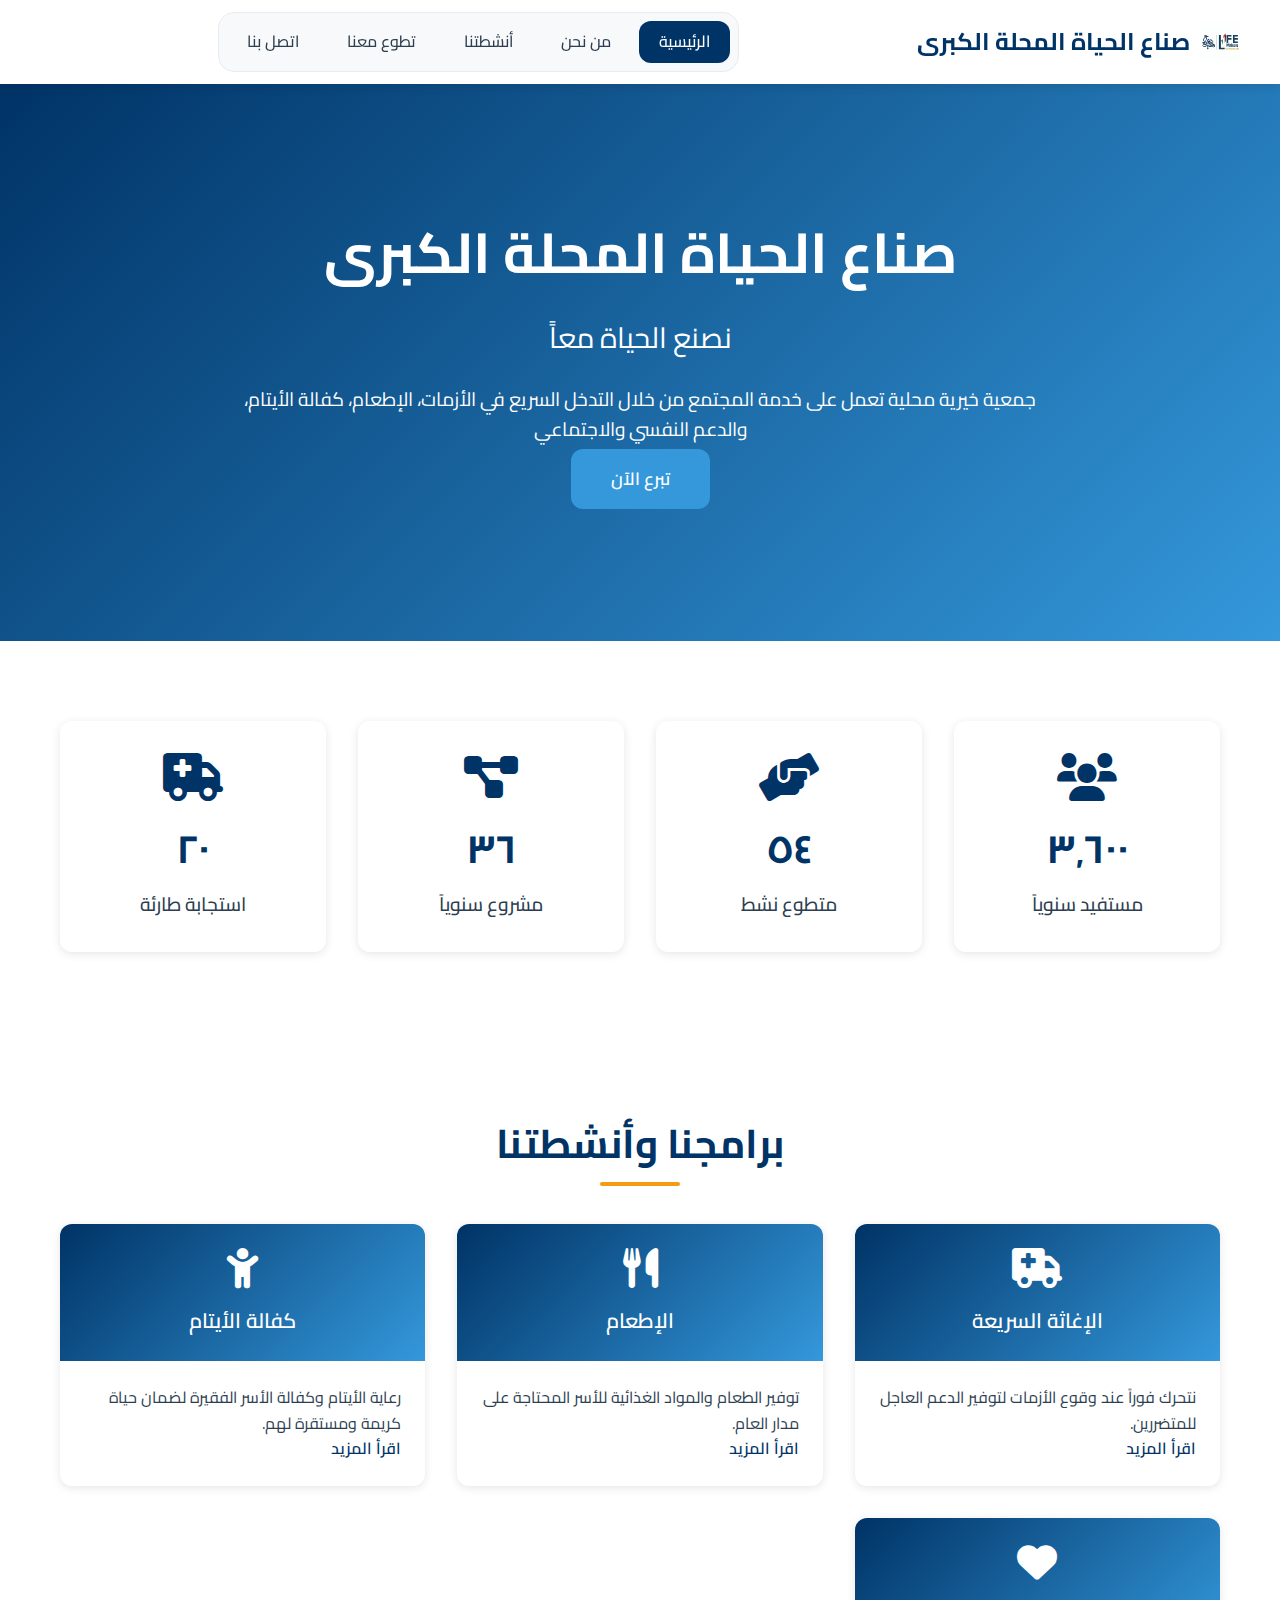
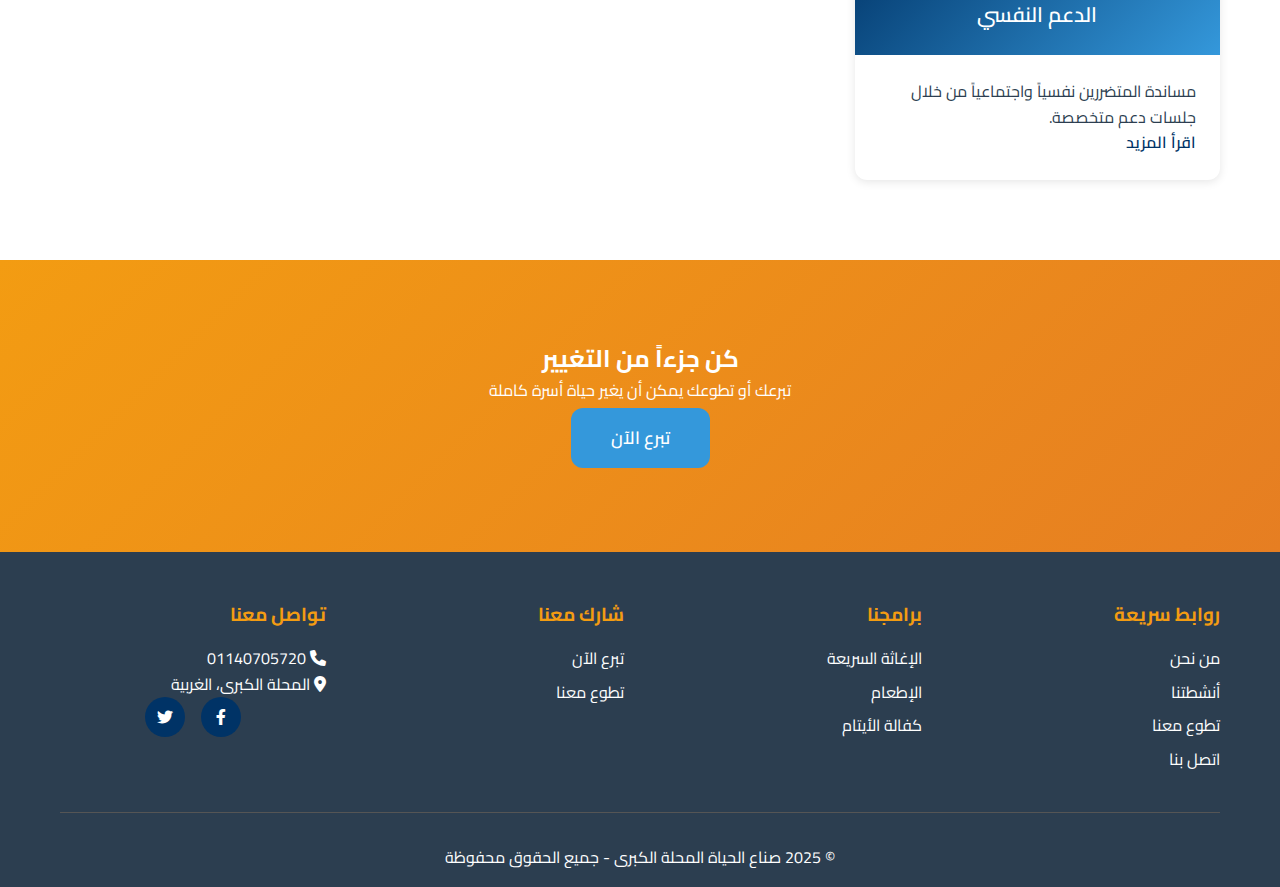
<file: index.html>
<!DOCTYPE html>
<html lang="ar" dir="rtl">
<head>
    <meta charset="UTF-8">
    <meta name="viewport" content="width=device-width, initial-scale=1.0">
    <title>صناع الحياة المحلة الكبرى - نصنع الحياة معاً</title>
    <meta name="description" content="جمعية خيرية محلية تعمل على خدمة المجتمع من خلال التدخل السريع في الأزمات، الإطعام، كفالة الأيتام، والدعم النفسي والاجتماعي">
    <link href="https://fonts.googleapis.com/css2?family=Cairo:wght@300;400;500;600;700&display=swap" rel="stylesheet">
    <link rel="stylesheet" href="https://cdnjs.cloudflare.com/ajax/libs/font-awesome/6.0.0/css/all.min.css">
    <link rel="stylesheet" href="css/style.css">
    <link rel="stylesheet" href="css/animations.css">
</head>
<body>
    <header class="header" id="header">
        <nav class="nav container">
            <div class="logo">
                <!-- 
                  LOGO UPDATED: The heart icon <i class="fas fa-heart"></i> has been replaced with an <img> tag.
                  UPDATE THIS: Change the 'src' to your actual logo file (e.g., "images/logo.png").
                  
                  تم تحديث الشعار: تم استبدال أيقونة القلب بـ <img>.
                  قم بالتحديث: قم بتغيير 'src' إلى ملف الشعار الفعلي الخاص بك (مثل "images/logo.png").
                -->
                <img src="sonaa_logo.svg" alt="شعار صناع الحياة" class="logo-img">
                <span class="logo-text">صناع الحياة المحلة الكبرى</span>
            </div>
            
            <div class="pill-nav-container">
                <nav class="pill-nav" id="nav-menu">
                    <a href="#" class="nav-link active" data-page="home">
                        <span class="label-stack"><span class="label-initial">الرئيسية</span><span class="label-hover" aria-hidden="true">الرئيسية</span></span>
                    </a>
                    <a href="#" class="nav-link" data-page="about">
                        <span class="label-stack"><span class="label-initial">من نحن</span><span class="label-hover" aria-hidden="true">من نحن</span></span>
                    </a>
                    <a href="#" class="nav-link" data-page="programs">
                        <span class="label-stack"><span class="label-initial">أنشطتنا</span><span class="label-hover" aria-hidden="true">أنشطتنا</span></span>
                    </a>
                    <a href="#" class="nav-link" data-page="volunteer">
                        <span class="label-stack"><span class="label-initial">تطوع معنا</span><span class="label-hover" aria-hidden="true">تطوع معنا</span></span>
                    </a>
                    <a href="#" class="nav-link" data-page="contact">
                        <span class="label-stack"><span class="label-initial">اتصل بنا</span><span class="label-hover" aria-hidden="true">اتصل بنا</span></span>
                    </a>
                </nav>
            </div>

            <button class="mobile-menu-toggle" id="mobile-menu-toggle">
                <i class="fas fa-bars"></i>
            </button>
        </nav>
    </header>

    <main class="main" id="main-content">
        <!-- Dynamic content is loaded here by js/script.js -->
    </main>

    <footer class="footer">
        <div class="container">
            <div class="footer-content">
                <div class="footer-section">
                    <h3>روابط سريعة</h3>
                    <ul class="footer-links">
                        <li><a href="#" data-page="about">من نحن</a></li>
                        <li><a href="#" data-page="programs">أنشطتنا</a></li>
                        <li><a href="#" data-page="volunteer">تطوع معنا</a></li>
                        <li><a href="#" data-page="contact">اتصل بنا</a></li>
                    </ul>
                </div>
                <div class="footer-section">
                    <h3>برامجنا</h3>
                    <ul class="footer-links">
                        <li><a href="#" data-page="programs">الإغاثة السريعة</a></li>
                        <li><a href="#" data-page="programs">الإطعام</a></li>
                        <li><a href="#" data-page="programs">كفالة الأيتام</a></li>
                    </ul>
                </div>
                <div class="footer-section">
                    <h3>شارك معنا</h3>
                    <ul class="footer-links">
                        <li><a href="#" data-page="donate">تبرع الآن</a></li>
                        <li><a href="#" data-page="volunteer">تطوع معنا</a></li>
                    </ul>
                </div>
                <div class="footer-section">
                    <h3>تواصل معنا</h3>
                    <p><i class="fas fa-phone"></i> 01140705720</p>
                    <p><i class="fas fa-map-marker-alt"></i> المحلة الكبرى، الغربية</p>
                    <div class="social-media">
                        <a href="https://www.facebook.com/Sonaa.Mahalla/" target="_blank" class="social-link"><i class="fab fa-facebook-f"></i></a>
                        <a href="https://twitter.com/LiFeMakerS_MK" target="_blank" class="social-link"><i class="fab fa-twitter"></i></a>
                    </div>
                </div>
            </div>
            <div class="footer-bottom">
                <p>&copy; 2025 صناع الحياة المحلة الكبرى - جميع الحقوق محفوظة</p>
            </div>
        </div>
    </footer>

    <button class="back-to-top" id="back-to-top"><i class="fas fa-arrow-up"></i></button>

    <div class="modal" id="modal">
        <div class="modal-content">
            <button class="modal-close" id="modal-close">&times;</button>
            <div id="modal-body"></div>
        </div>
    </div>

    <script src="js/script.js"></script>
    <script src="js/animations.js"></script>
</body>
</html>
</file>
<file: css/style.css>
/* General Stylesheet for صناع الحياة المحلة الكبرى Website
  THEME UPDATED: Primary color is now Dark Blue (#003366)

  ملف الأنماط العام لموقع صناع الحياة المحلة الكبرى
  تحديث الثيم: اللون الأساسي الآن هو الأزرق الداكن (#003366)
*/

/* --- 1. Variables and Global Styles --- */
:root {
    --primary-color: #003366;   
    --secondary-color: #F39C12; 
    --accent-color: #3498DB;    
    --white: #ffffff;
    --light-gray: #f8f9fa;
    --dark-gray: #2c3e50;
    --text-color: #2c3e50;
    --border-color: #e9ecef;
    --shadow: 0 2px 10px rgba(0,0,0,0.1);
    --shadow-hover: 0 5px 20px rgba(0,0,0,0.15);
    --border-radius: 12px;
    --transition: all 0.3s ease;
    
    /* New Program Page Colors */
    --program-text-dark: #1a302c;
    --program-text-gray: #666666;
    --program-bg-light: #F5F5F5;
    
    /* Category Colors */
    --cat-green: #2E7D32;
    --cat-orange: #FF6B35;
    --cat-blue: #1976D2;
    --cat-dark-orange: #F57C00;
    --cat-red: #D32F2F; /* New: Ongoing Charity - جديد: الصدقة الجارية */
}

* { margin: 0; padding: 0; box-sizing: border-box; }

body {
    font-family: 'Cairo', sans-serif;
    line-height: 1.6;
    color: var(--text-color);
    background-color: var(--white);
    direction: rtl;
    overflow-x: hidden;
}

.container { max-width: 1200px; margin: 0 auto; padding: 0 20px; }
.main { margin-top: 80px; }
.section { padding: 5rem 0; }

/* --- 2. Header & Pill Navigation --- */
.header {
    background: var(--white);
    box-shadow: var(--shadow);
    position: fixed;
    top: 0;
    width: 100%;
    z-index: 1000;
    transition: var(--transition);
}
.header.scrolled { background: rgba(255, 255, 255, 0.95); backdrop-filter: blur(10px); }
.nav { display: flex; justify-content: space-between; align-items: center; padding: 0.75rem 0; }
.logo { display: flex; align-items: center; gap: 10px; }

/* LOGO UPDATED: Added style for the new logo image */
/* تحديث الشعار: تمت إضافة نمط لصورة الشعار الجديدة */
.logo-img {
    height: 40px; /* Adjust size as needed - عدل الحجم حسب الحاجة */
    width: 40px;
    object-fit: contain;
    border-radius: 4px; /* Optional: for a slight rounding */
}
/* This color will now be dark blue - هذا اللون سيكون الآن أزرق داكن */
.logo i { color: var(--primary-color); font-size: 2rem; }
.logo-text { font-size: 1.5rem; font-weight: 700; color: var(--primary-color); }
.mobile-menu-toggle { display: none; background: none; border: none; font-size: 1.5rem; cursor: pointer; color: var(--primary-color); }
.pill-nav-container { flex-grow: 1; display: flex; justify-content: center; }

.pill-nav {
    display: flex;
    gap: 0.5rem;
    background-color: var(--light-gray);
    padding: 0.5rem;
    border-radius: 16px;
    border: 1px solid var(--border-color);
}
.pill-nav a {
    position: relative;
    display: inline-flex;
    justify-content: center;
    align-items: center;
    padding: 0.5rem 1.25rem;
    text-decoration: none;
    font-weight: 500;
    font-size: 1rem;
    overflow: hidden;
    z-index: 1;
    border-radius: var(--border-radius);
    background-color: transparent;
    color: var(--text-color);
    transition: color 0.4s cubic-bezier(0.7, 0, 0.3, 1);
}
.pill-nav a.active { color: var(--white); }
.pill-nav a::before {
    content: '';
    position: absolute;
    width: 200%; padding-bottom: 200%;
    border-radius: 50%;
    background-color: var(--primary-color); /* This will now be dark blue - هذا سيكون الآن أزرق داكن */
    bottom: -100%; left: 50%;
    transform: translateX(-50%) scale(0);
    transform-origin: center bottom;
    transition: transform 0.4s cubic-bezier(0.7, 0, 0.3, 1);
    z-index: -1;
}
.pill-nav a:hover::before, .pill-nav a.active::before { transform: translateX(-50%) scale(1); }
.pill-nav a:hover, .pill-nav a.active { color: var(--white); }
.label-stack { display: grid; place-items: center; }
.label-initial, .label-hover { grid-area: 1 / 1; transition: transform 0.4s cubic-bezier(0.7, 0, 0.3, 1); }
.label-hover { display: block; color: var(--white); transform: translateY(150%); }
.pill-nav a:hover .label-initial { transform: translateY(-150%); }
.pill-nav a:hover .label-hover { transform: translateY(0); }

/* --- 3. General Content & Page Styles --- */
.section-title { text-align: center; font-size: 2.5rem; font-weight: 700; color: var(--primary-color); margin-bottom: 3rem; position: relative; }
.section-title::after { content: ''; position: absolute; bottom: -10px; right: 50%; transform: translateX(50%); width: 80px; height: 4px; background: var(--secondary-color); border-radius: 2px; }
.page-content { padding: 2rem 0; animation: fadeInUp 0.5s ease; }
.page-header { text-align: center; margin-bottom: 3rem; }
.page-title { font-size: 2.5rem; color: var(--primary-color); margin-bottom: 1rem; }
.page-description { font-size: 1.2rem; color: var(--text-color); max-width: 600px; margin: 0 auto; }

/* --- 4. Hero Section (Homepage) --- */
/* Hero gradient is now Dark Blue -> Light Blue */
/* تدرج الهيرو الآن من الأزرق الداكن -> الأزرق الفاتح */
.hero { background: linear-gradient(135deg, var(--primary-color), var(--accent-color)); color: var(--white); padding: 8rem 0; text-align: center; position: relative; overflow: hidden; }
.hero::before { content: ''; position: absolute; top: 0; right: 0; width: 100%; height: 100%; background: url('https://pplx-res.cloudinary.com/image/upload/v1758274680/pplx_project_search_images/af250224e9571cb3caaac6c2dde32261536fc24b.png') center/cover; opacity: 0.1; z-index: 1; }
.hero-content { position: relative; z-index: 2; }
.hero h1 { font-size: 3.5rem; font-weight: 700; margin-bottom: 1rem; }
.hero .subtitle { font-size: 1.8rem; margin-bottom: 1.5rem; }
.hero .description { font-size: 1.2rem; margin-bottom: 3rem; max-width: 800px; margin: auto; }
.hero-buttons { display: flex; gap: 1.5rem; justify-content: center; flex-wrap: wrap; }

/* --- 5. Card Styles (Stats, Programs, Volunteer) --- */
.stats-grid, .programs-grid, .benefits-grid, .opportunities-grid { display: grid; gap: 2rem; }
.stats-grid { grid-template-columns: repeat(auto-fit, minmax(250px, 1fr)); }
.programs-grid { grid-template-columns: repeat(auto-fit, minmax(300px, 1fr)); }
.benefits-grid { grid-template-columns: repeat(auto-fit, minmax(200px, 1fr)); margin-bottom: 3rem; }
.opportunities-grid { grid-template-columns: repeat(auto-fit, minmax(250px, 1fr)); margin-bottom: 3rem; }

.stat-card, .program-card, .benefit-card, .opportunity-card { background: var(--white); border-radius: var(--border-radius); box-shadow: var(--shadow); transition: var(--transition); }
.stat-card:hover, .program-card:hover, .benefit-card:hover, .opportunity-card:hover { transform: translateY(-5px); box-shadow: var(--shadow-hover); }

.stat-card { padding: 2rem; text-align: center; }
.stat-card i, .benefit-card i { font-size: 3rem; color: var(--primary-color); margin-bottom: 1rem; }
.stat-number { font-size: 2.5rem; font-weight: 700; color: var(--primary-color); margin-bottom: 0.5rem; }
.stat-label { font-size: 1.2rem; font-weight: 500; }

.program-card { overflow: hidden; }
/* Program header is now Dark Blue -> Light Blue */
/* رأس البرنامج الآن من الأزرق الداكن -> الأزرق الفاتح */
.program-header { background: linear-gradient(135deg, var(--primary-color), var(--accent-color)); color: var(--white); padding: 1.5rem; text-align: center; }
.program-header i { font-size: 2.5rem; margin-bottom: 1rem; }
.program-title { font-size: 1.3rem; font-weight: 600; }
.program-body { padding: 1.5rem; }
.read-more { color: var(--primary-color); text-decoration: none; font-weight: 600; }

.benefit-card { padding: 1.5rem; text-align: center; }
.benefit-card i { font-size: 2rem; }
.opportunity-card { padding: 2rem; }
.opportunity-card h3 { color: var(--primary-color); margin-bottom: 1rem; }
.opportunity-card ul { list-style-position: inside; padding-right: 1rem; }

/* --- 6. Donation Page Styles --- */
.donation-tabs { display: flex; justify-content: center; margin-bottom: 2rem; flex-wrap: wrap; gap: 0.5rem; }
.tab-btn { padding: 0.75rem 1.5rem; background: var(--light-gray); border: 1px solid var(--border-color); border-radius: var(--border-radius); cursor: pointer; transition: var(--transition); font-weight: 500; }
.tab-btn.active { background: var(--primary-color); color: var(--white); border-color: var(--primary-color); }
.tab-content { display: none; }
.tab-content.active { display: block; animation: fadeInUp 0.5s; }
.donation-amounts { display: grid; grid-template-columns: repeat(auto-fit, minmax(200px, 1fr)); gap: 1rem; margin-bottom: 2rem; }
.amount-card { background: var(--white); border: 2px solid var(--border-color); border-radius: var(--border-radius); padding: 1.5rem; text-align: center; cursor: pointer; transition: var(--transition); }

/* THEME UPDATED: Changed light green hover background to light blue */
/* تحديث الثيم: تم تغيير خلفية المرور الخضراء الفاتحة إلى زرقاء فاتحة */
.amount-card:hover, .amount-card.selected { border-color: var(--primary-color); background: #f0f7ff; }
.amount { font-size: 1.5rem; font-weight: 700; color: var(--primary-color); margin-bottom: 0.5rem; }
.impact { font-size: 0.9rem; }
.payment-methods { margin: 2rem 0; }
.payment-grid { display: grid; grid-template-columns: repeat(auto-fit, minmax(150px, 1fr)); gap: 1rem; }
.payment-method { background: var(--white); border: 2px solid var(--border-color); border-radius: var(--border-radius); padding: 1rem; text-align: center; cursor: pointer; transition: var(--transition); }
.payment-method:hover, .payment-method.selected { border-color: var(--primary-color); }

/* --- 7. Other Component Styles --- */
.cta { background: linear-gradient(135deg, var(--secondary-color), #e67e22); color: var(--white); text-align: center; padding: 5rem 0; }
.org-info { background: var(--light-gray); padding: 2rem; border-radius: var(--border-radius); margin-bottom: 3rem; }
.vision-mission { display: grid; grid-template-columns: repeat(auto-fit, minmax(400px, 1fr)); gap: 2rem; margin-bottom: 3rem; }
.vision, .mission { background: var(--white); padding: 2rem; border-radius: var(--border-radius); box-shadow: var(--shadow); }
.success-story { background: linear-gradient(135deg, var(--primary-color), var(--accent-color)); color: var(--white); padding: 2rem; border-radius: var(--border-radius); text-align: center; }

/* --- 8. Form Styles --- */
.form { background: var(--white); padding: 2rem; border-radius: var(--border-radius); box-shadow: var(--shadow); max-width: 600px; margin: 0 auto; }
.form-group { margin-bottom: 1.5rem; }
.form-label { display: block; margin-bottom: 0.5rem; font-weight: 500; }
.form-input { width: 100%; padding: 0.75rem; border: 2px solid var(--border-color); border-radius: var(--border-radius); font-size: 1rem; transition: var(--transition); }
.form-input:focus { outline: none; border-color: var(--primary-color); }
.form-textarea { min-height: 120px; }
.form-select { appearance: none; background-image: url('data:image/svg+xml;utf8,<svg xmlns="http://www.w3.org/2000/svg" viewBox="0 0 24 24" fill="%23666"><path d="M7 10l5 5 5-5z"/></svg>'); background-repeat: no-repeat; background-position: left 10px center; padding-left: 30px; }
.form-submit { width: 100%; padding: 1rem; background: var(--primary-color); color: var(--white); border: none; border-radius: var(--border-radius); font-size: 1.1rem; font-weight: 600; cursor: pointer; transition: var(--transition); }

/* THEME UPDATED: Changed hardcoded green hover to a darker blue */
/* تحديث الثيم: تم تغيير لون المرور الأخضر الثابت إلى أزرق أغمق */
.form-submit:hover { background: #002244; }

/* --- 9. Footer --- */
.footer { background: var(--dark-gray); color: var(--white); padding: 3rem 0 1rem; }
.footer-content { display: grid; grid-template-columns: repeat(auto-fit, minmax(250px, 1fr)); gap: 2rem; }
.footer-section h3 { color: var(--secondary-color); margin-bottom: 1rem; }
.footer-links { list-style: none; padding-right: 0; }
.footer-links li { margin-bottom: 0.5rem; }
.footer-links a { color: var(--white); text-decoration: none; transition: var(--transition); }
.footer-links a:hover { color: var(--secondary-color); }
.footer-bottom { text-align: center; padding-top: 2rem; margin-top: 2rem; border-top: 1px solid #555; }
.social-media { display: flex; justify-content: center; gap: 1rem; }
.social-link { display: inline-flex; align-items: center; justify-content: center; width: 40px; height: 40px; background: var(--primary-color); color: var(--white); border-radius: 50%; text-decoration: none; transition: var(--transition); }
.social-link:hover { background: var(--accent-color); transform: translateY(-3px); }

/* --- 10. Utility & Modal --- */
.back-to-top { position: fixed; bottom: 20px; left: 20px; width: 50px; height: 50px; background: var(--primary-color); color: var(--white); border: none; border-radius: 50%; cursor: pointer; display: none; align-items: center; justify-content: center; transition: var(--transition); z-index: 1000; }
.back-to-top:hover { background: var(--accent-color); transform: translateY(-3px); }
.modal { display: none; position: fixed; top: 0; right: 0; width: 100%; height: 100%; background: rgba(0,0,0,0.5); z-index: 2000; align-items: center; justify-content: center; }
.modal.show { display: flex; }
.modal-content { background: var(--white); padding: 2rem; border-radius: var(--border-radius); max-width: 500px; width: 90%; text-align: center; position: relative; }
.modal-close { position: absolute; top: 10px; left: 10px; background: none; border: none; font-size: 1.5rem; cursor: pointer; color: var(--text-color); }
@keyframes fadeInUp { from { opacity: 0; transform: translateY(30px); } to { opacity: 1; transform: translateY(0); } }

/* --- 11. Responsive Design --- */
@media (max-width: 992px) {
    .pill-nav-container { display: none; } 
    .mobile-menu-toggle { display: block; }
    .pill-nav { 
        display: none;
        position: absolute; top: 100%; right: 0; width: 100%;
        background: var(--white); box-shadow: var(--shadow);
        flex-direction: column; padding: 1rem; gap: 1rem;
        border-radius: 0;
    }
    .pill-nav.show { display: flex; }
    .pill-nav a { background-color: transparent; }
    .pill-nav a::before { display: none; }
    .label-stack, .label-initial, .label-hover { all: unset; } 
}
@media (max-width: 768px) {
    .hero h1 { font-size: 2.5rem; }
    .vision-mission { grid-template-columns: 1fr; }
    .donation-tabs, .payment-grid { grid-template-columns: 1fr; }
}
/* --- 12. New Programs Page Styles (Based on your instructions) --- */
/* --- 12. أنماط صفحة البرامج الجديدة (بناءً على تعليماتك) --- */

.program-tabs {
    display: flex;
    justify-content: center;
    flex-wrap: wrap;
    gap: 0.75rem;
    margin-bottom: 3rem;
}

.program-tabs .tab-btn {
    padding: 0.6rem 1.25rem;
    font-size: 1rem;
    font-weight: 600;
    color: var(--program-text-dark);
    background-color: var(--program-bg-light);
    border: 1px solid var(--border-color);
    border-radius: var(--border-radius);
    cursor: pointer;
    transition: var(--transition);
}

.program-tabs .tab-btn:hover {
    background-color: #e0e0e0;
}

.program-tabs .tab-btn.active {
    background-color: var(--primary-color); /* Uses main theme color */
    color: var(--white);
    border-color: var(--primary-color);
}

.program-grid {
    display: grid;
    gap: 2rem;
    /* 3 columns on Desktop */
    grid-template-columns: repeat(3, 1fr);
}

.program-card {
    background: var(--white);
    border-radius: var(--border-radius);
    box-shadow: var(--shadow);
    overflow: hidden;
    transition: transform 0.3s ease, box-shadow 0.3s ease;
    /* Animation for fade-in on load */
    animation: fadeInUp 0.5s ease-out; 
    animation-fill-mode: backwards; /* Start hidden before animation */
}

.program-card:hover {
    transform: translateY(-5px) scale(1.02); /* Slight lift and zoom */
    box-shadow: var(--shadow-hover);
}

.program-card .card-image {
    overflow: hidden;
    line-height: 0; /* Fixes small gap under image */
}

.program-card .card-image img {
    width: 100%;
    aspect-ratio: 4/3; /* Enforces 4:3 ratio */
    object-fit: cover;
    transition: transform 0.4s ease;
}

.program-card:hover .card-image img {
    transform: scale(1.1); /* Image zoom on hover */
}

.program-card .card-color-bar {
    height: 5px;
    width: 100%;
}

.program-card .card-content {
    padding: 1.5rem;
}

.program-card .card-title {
    font-family: 'Cairo', sans-serif; /* As requested */
    font-size: 1.4rem; /* 22px */
    font-weight: 700;
    color: var(--program-text-dark);
    margin-bottom: 0.75rem;
}

.program-card .card-description {
    font-family: 'Cairo', sans-serif;
    font-size: 1rem; /* 16px */
    color: var(--program-text-gray);
    margin-bottom: 1.5rem;
    line-height: 1.6;
    /* Limit to 3 lines */
    display: -webkit-box;
    line-clamp: 3;
    -webkit-box-orient: vertical;
    overflow: hidden;
    min-height: 50px; /* Approx 3 lines */
}

.program-card .card-button {
    display: inline-block;
    padding: 0.75rem 1.5rem;
    width: 100%; /* Make button full width */
    max-width: 160px; /* But limit max width */
    text-align: center;
    border-radius: var(--border-radius);
    text-decoration: none;
    color: var(--white);
    font-weight: 600;
    font-size: 1rem;
    transition: background-color 0.3s ease, transform 0.3s ease;
}

.program-card .card-button:hover {
    transform: scale(1.05); /* Button hover effect */
}

/* Category 1: Ramadan (Green) */
.program-card[data-category="ramadan"] .card-color-bar,
.program-card[data-category="ramadan"] .card-button {
    background-color: var(--cat-green);
}
.program-card[data-category="ramadan"] .card-button:hover {
    background-color: #388E3C; /* Darker green */
}

/* Category 2: Food (Orange) */
.program-card[data-category="food"] .card-color-bar,
.program-card[data-category="food"] .card-button {
    background-color: var(--cat-orange);
}
.program-card[data-category="food"] .card-button:hover {
    background-color: #f95a20; /* Darker orange */
}

/* Category 3: Community (Blue) */
.program-card[data-category="community"] .card-color-bar,
.program-card[data-category="community"] .card-button {
    background-color: var(--cat-blue);
}
.program-card[data-category="community"] .card-button:hover {
    background-color: #1E88E5; /* Darker blue */
}

/* Category 4: Social Care (Dark Orange) */
.program-card[data-category="social"] .card-color-bar,
.program-card[data-category="social"] .card-button {
    background-color: var(--cat-dark-orange);
}
.program-card[data-category="social"] .card-button:hover {
    background-color: #FB8C00; /* Darker orange */
}

/* Category 5: Ongoing Charity (Red) */
/* الفئة 5: الصدقة الجارية (أحمر) */
.program-card[data-category="ongoing-charity"] .card-color-bar,
.program-card[data-category="ongoing-charity"] .card-button {
    background-color: var(--cat-red);
}
.program-card[data-category="ongoing-charity"] .card-button:hover {
    background-color: #E53935; /* Darker/brighter red - أحمر أفتح */
}

/* Stats and CTA for Programs Page */
.program-stats {
    background: var(--program-bg-light);
    padding: 3rem;
    margin-top: 5rem;
    border-radius: var(--border-radius);
}

.program-stats .section-title {
    color: var(--program-text-dark);
}
.program-stats .stat-card {
    background: var(--white); /* Ensure cards are white on gray bg */
}

.program-cta {
    background: var(--primary-color);
    color: var(--white);
    padding: 4rem 2rem;
    text-align: center;
    border-radius: var(--border-radius);
    margin-top: 3rem;
}
.program-cta h2 {
    font-size: 2.2rem;
    font-weight: 700;
    margin-bottom: 2rem;
}

/* Responsive Grid for Programs */
@media (max-width: 1024px) {
    /* 2 columns on Tablet */
    .program-grid {
        grid-template-columns: repeat(2, 1fr);
    }
}

@media (max-width: 768px) {
    /* 1 column on Mobile */
    .program-grid {
        grid-template-columns: 1fr;
    }
}
</file>
<file: css/animations.css>
/* Animations Stylesheet
  This file contains all the special effect animations for the website.
  Each section is commented to explain how to adjust the effect.

  ملف أنماط المؤثرات الحركية
  يحتوي هذا الملف على جميع المؤثرات الحركية الخاصة بالموقع.
  كل قسم يحتوي على تعليقات تشرح كيفية تعديل التأثير.
*/


/* === 1. Variables for Animations === */
/* === 1. متغيرات للمؤثرات الحركية === */
:root {
    /* Star Border Button Variables */
    /* متغيرات زر الإطار النجمي */
    /* Changed to the brand's secondary color for high contrast */
    /* تم التغيير إلى اللون الثانوي للعلامة التجارية لتباين عالٍ */
    --star-color: var(--secondary-color); /* Orange/Gold Color - اللون البرتقالي/الذهبي */
    --star-speed: 5s;          
    --border-thickness: 4px;   /* Increased for more visibility - تمت زيادتها لتكون أكثر وضوحًا */
    
    /* Glare Hover Effect Variables */
    /* متغيرات تأثير اللمعان عند المرور */
    --glare-color: rgba(52, 152, 219, 0.4); 
    --glare-angle: -30deg;     
    --glare-duration: 600ms;   

    /* Magic Bento Grid Effect Variables */
    /* متغيرات تأثير شبكة بينتو السحرية */
    --glow-color-rgb: 52, 152, 219; 
    --bento-border-color: #dee2e6;  

    /* Click Spark Effect Variables */
    /* متغيرات تأثير الشرار عند النقر */
    --spark-color: #3498DB;    
    --spark-duration: 600ms;   
    --spark-size: 2px;         
    --spark-travel-distance: 30px; 
}


/* === 2. Star Border Effect === */
/* === 2. تأثير الإطار النجمي === */
.star-border-btn {
    display: inline-block;
    position: relative;
    /* Using the global variable for consistent rounded corners */
    /* استخدام المتغير العام لزوايا مستديرة متناسقة */
    border-radius: var(--border-radius);
    overflow: hidden;
    padding: var(--border-thickness);
    cursor: pointer;
    text-decoration: none;
    color: var(--white);
}
.star-border-btn .border-gradient-top, 
.star-border-btn .border-gradient-bottom {
    position: absolute;
    width: 300%;
    height: 50%;
    opacity: 0.9; /* Made slightly more opaque - تم جعله أكثر عتامة قليلاً */
    border-radius: 50%;
    z-index: 0;
    background: radial-gradient(circle, var(--star-color), transparent 15%);
}
.star-border-btn .border-gradient-bottom {
    bottom: -12px;
    right: -250%;
    animation: star-movement-bottom var(--star-speed) linear infinite alternate;
}
.star-border-btn .border-gradient-top {
    top: -12px;
    left: -250%;
    animation: star-movement-top var(--star-speed) linear infinite alternate;
}
.star-border-btn .inner-content {
    position: relative;
    background: var(--accent-color);
    font-size: 1.1rem;
    font-weight: 600;
    text-align: center;
    padding: 1rem 2.5rem;
    border-radius: var(--border-radius); /* Use global variable */
    z-index: 1;
    transition: background-color 0.3s ease;
}
.star-border-btn:hover .inner-content {
    background-color: #2980b9;
}
@keyframes star-movement-bottom { 0% { transform: translateX(0%); } 100% { transform: translateX(-100%); } }
@keyframes star-movement-top { 0% { transform: translateX(0%); } 100% { transform: translateX(100%); } }


/* === 3. Glare Hover Effect === */
/* === 3. تأثير اللمعان عند المرور === */
.glare-hover {
    position: relative;
    overflow: hidden;
}
.glare-hover::before {
    content: '';
    position: absolute;
    top: 0;
    left: -150%;
    width: 250%;
    height: 100%;
    background: linear-gradient( to right, transparent 0%, var(--glare-color) 50%, transparent 100% );
    transform: rotate(var(--glare-angle));
    opacity: 0;
}
.glare-hover:hover::before {
    left: 150%;
    opacity: 1;
    transition: left var(--glare-duration) ease-in-out;
}


/* === 4. Magic Bento (Spotlight) Grid Effect === */
/* === 4. تأثير شبكة بينتو السحرية (الضوء الكاشف) === */
/* This is a generic class for any bento grid container */
/* هذه فئة عامة لأي حاوية شبكة بينتو */
.bento-grid {
    position: relative;
    z-index: 10;
    display: grid;
    gap: 1.5rem; /* Increased gap for better spacing - تمت زيادة المسافة لتباعد أفضل */
}
/* Styles for any card inside a bento grid */
/* أنماط لأي بطاقة داخل شبكة بينتو */
.bento-card {
    position: relative;
    padding: 2rem; /* Increased padding */
    border-radius: var(--border-radius);
    border: 1px solid var(--bento-border-color);
    background-color: var(--white);
    transition: transform 0.3s ease;
    overflow: hidden;
}
.bento-card:hover {
    transform: translateY(-4px);
}
.bento-card::after {
    content: '';
    position: absolute;
    inset: 0;
    padding: 1.5px;
    border-radius: inherit;
    pointer-events: none;
    background: radial-gradient(
        350px circle at var(--card-mouse-x, -1000px) var(--card-mouse-y, -1000px),
        rgba(var(--glow-color-rgb), 0.5) 0%,
        transparent 100%
    );
    mask: linear-gradient(#fff 0 0) content-box, linear-gradient(#fff 0 0);
    -webkit-mask: linear-gradient(#fff 0 0) content-box, linear-gradient(#fff 0 0);
    mask-composite: xor;
    -webkit-mask-composite: xor;
    opacity: var(--glow-intensity, 0);
    transition: opacity 0.15s ease-out;
}
/* Grid layout for the 'values' section on the About page */
/* تخطيط الشبكة لقسم 'القيم' في صفحة 'من نحن' */
.values-grid {
    grid-template-columns: repeat(auto-fit, minmax(200px, 1fr));
}
/* Grid layout for the Programs page */
/* تخطيط الشبكة لصفحة 'البرامج' */
.programs-bento-grid {
    grid-template-columns: 1fr; /* Each program takes a full row */
}


/* === 5. Click Spark Effect === */
/* === 5. تأثير الشرار عند النقر === */
.click-spark {
    position: absolute;
    width: var(--spark-size);
    height: var(--spark-size);
    background-color: var(--spark-color);
    border-radius: 50%;
    pointer-events: none;
    z-index: 9999;
    transform: translate(-50%, -50%);
    animation: spark-animation var(--spark-duration) forwards ease-out;
}
@keyframes spark-animation {
    0% {
        transform: translate(-50%, -50%) rotate(var(--angle)) translateX(0) scale(1);
        opacity: 1;
    }
    100% {
        transform: translate(-50%, -50%) rotate(var(--angle)) translateX(var(--spark-travel-distance)) scale(0);
        opacity: 0;
    }
}
</file>
